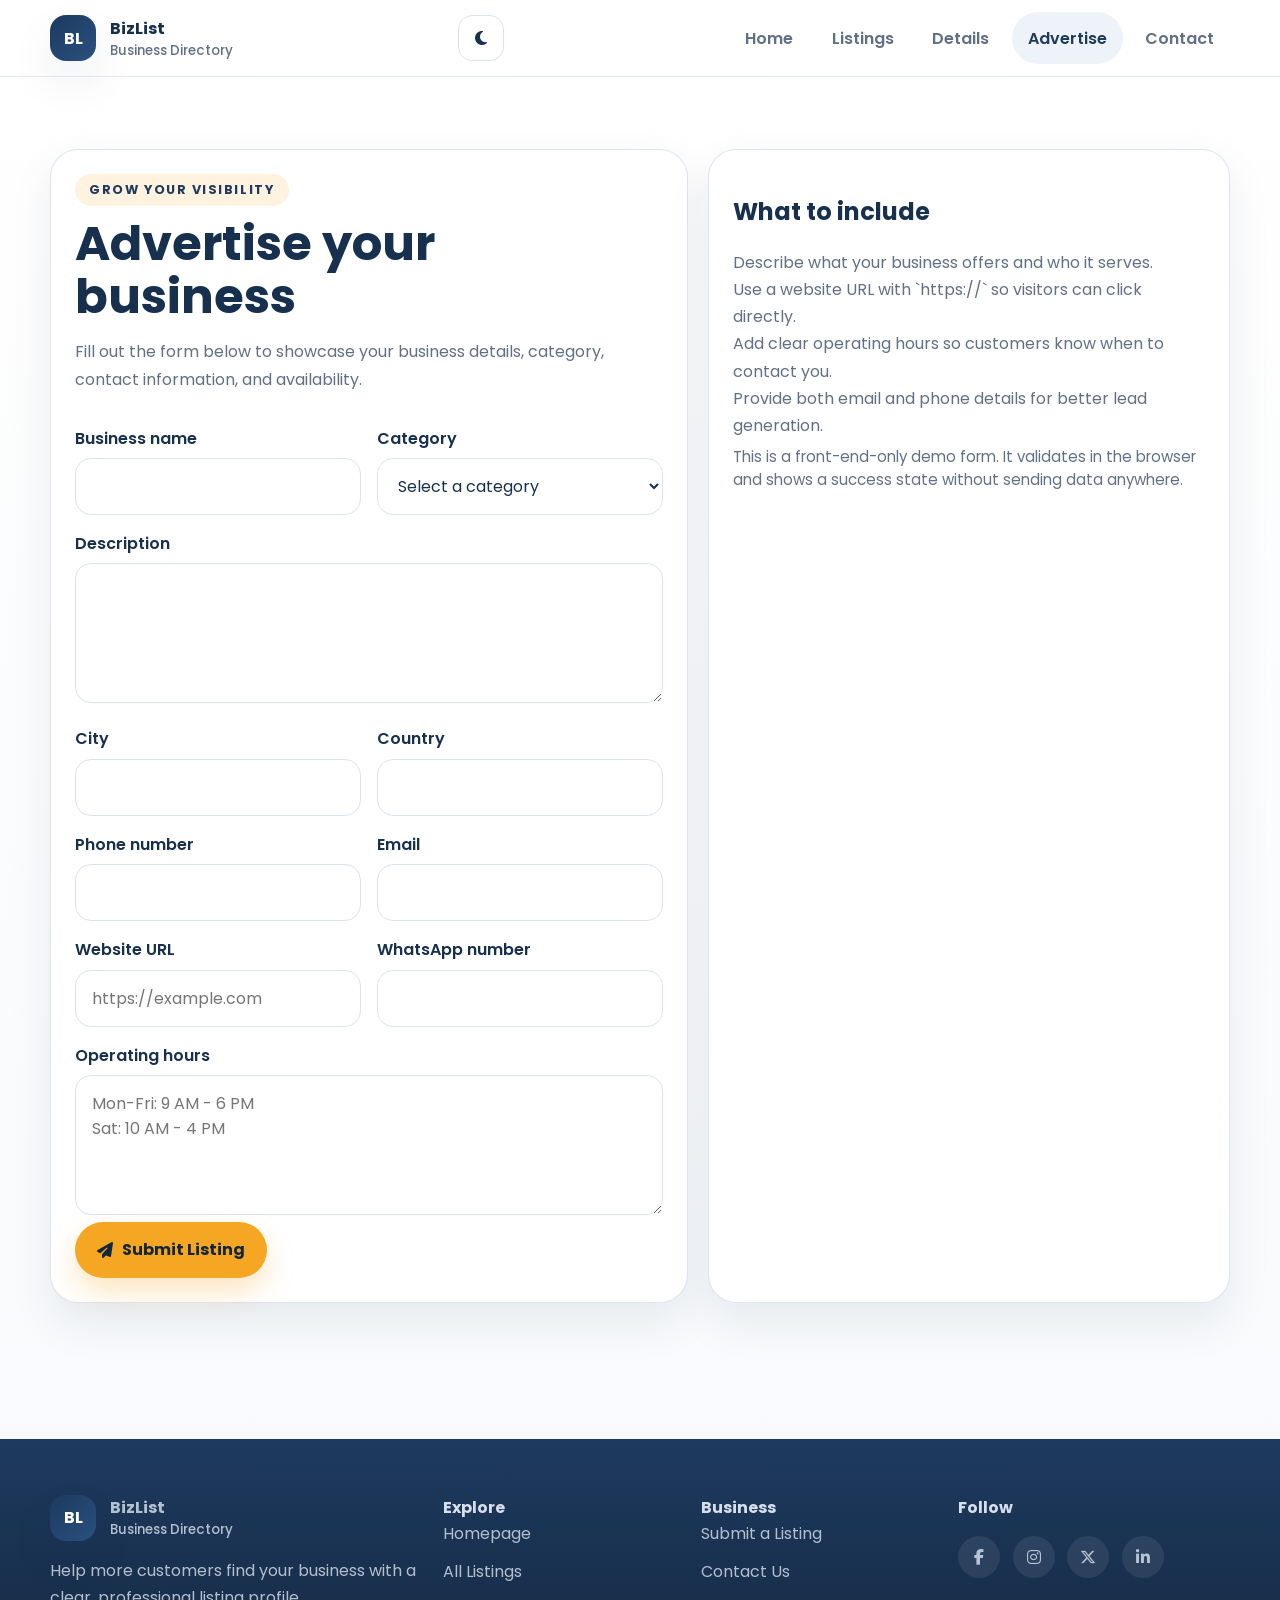
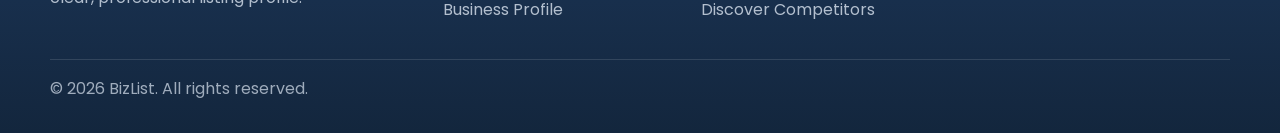
<file: Website/advertise.html>
<!DOCTYPE html>
<html lang="en">
<head>
  <meta charset="UTF-8">
  <meta name="viewport" content="width=device-width, initial-scale=1.0">
  <title>Advertise Your Business</title>
  <meta name="description" content="Submit your business listing using a responsive browser-only form with client-side validation.">
  <link rel="preconnect" href="https://fonts.googleapis.com">
  <link rel="preconnect" href="https://fonts.gstatic.com" crossorigin>
  <link href="https://fonts.googleapis.com/css2?family=Poppins:wght@400;500;600;700;800&display=swap" rel="stylesheet">
  <link rel="stylesheet" href="https://cdnjs.cloudflare.com/ajax/libs/font-awesome/6.5.2/css/all.min.css">
  <link rel="stylesheet" href="css/style.css">
</head>
<body>
  <header class="site-header">
    <div class="container nav-wrap">
      <a class="brand" href="index.html">
        <span class="brand-mark">BL</span>
        <span class="brand-copy">BizList<small>Business Directory</small></span>
      </a>
      <button class="nav-toggle" type="button" aria-label="Toggle menu" aria-expanded="false" data-nav-toggle>
        <i class="fa-solid fa-bars"></i>
      </button>
      <button class="theme-toggle" type="button" data-theme-toggle aria-label="Toggle theme" title="Toggle theme">
        <i class="fa-solid fa-moon"></i>
      </button>
      <nav class="nav-links" data-nav-links>
        <a href="index.html">Home</a>
        <a href="listings.html">Listings</a>
        <a href="listing-detail.html">Details</a>
        <a href="advertise.html">Advertise</a>
        <a href="contact.html">Contact</a>
      </nav>
    </div>
  </header>

  <main>
    <section class="section">
      <div class="container contact-grid">
        <div class="form-card">
          <div class="section-heading">
            <span class="eyebrow">Grow your visibility</span>
            <h1 class="section-title">Advertise your business</h1>
            <p class="section-text">Fill out the form below to showcase your business details, category, contact information, and availability.</p>
          </div>

          <div class="success-panel">
            Thank you for submitting your business. Your listing details have been captured successfully.
          </div>

          <form data-static-form>
            <div class="form-grid two-col">
              <div data-field-group>
                <label class="label" for="business-name">Business name</label>
                <input class="field" id="business-name" type="text" data-required>
                <div class="error-text">This field is required.</div>
              </div>
              <div data-field-group>
                <label class="label" for="business-category">Category</label>
                <select class="select" id="business-category" data-required>
                  <option value="">Select a category</option>
                  <option>Food & Beverage</option>
                  <option>Tech Services</option>
                  <option>Fashion</option>
                  <option>Health & Beauty</option>
                  <option>Real Estate</option>
                  <option>Education</option>
                  <option>Transport</option>
                  <option>Retail</option>
                  <option>Professional Services</option>
                </select>
                <div class="error-text">This field is required.</div>
              </div>
              <div style="grid-column: 1 / -1;" data-field-group>
                <label class="label" for="business-description">Description</label>
                <textarea class="textarea" id="business-description" data-required></textarea>
                <div class="error-text">This field is required.</div>
              </div>
              <div data-field-group>
                <label class="label" for="business-city">City</label>
                <input class="field" id="business-city" type="text" data-required>
                <div class="error-text">This field is required.</div>
              </div>
              <div data-field-group>
                <label class="label" for="business-country">Country</label>
                <input class="field" id="business-country" type="text" data-required>
                <div class="error-text">This field is required.</div>
              </div>
              <div data-field-group>
                <label class="label" for="business-phone">Phone number</label>
                <input class="field" id="business-phone" type="tel" data-required data-type="phone">
                <div class="error-text">Enter a valid phone number.</div>
              </div>
              <div data-field-group>
                <label class="label" for="business-email">Email</label>
                <input class="field" id="business-email" type="email" data-required data-type="email">
                <div class="error-text">Enter a valid email address.</div>
              </div>
              <div data-field-group>
                <label class="label" for="business-website">Website URL</label>
                <input class="field" id="business-website" type="url" placeholder="https://example.com" data-type="url">
                <div class="error-text">Enter a valid URL.</div>
              </div>
              <div data-field-group>
                <label class="label" for="business-whatsapp">WhatsApp number</label>
                <input class="field" id="business-whatsapp" type="tel" data-type="phone">
                <div class="error-text">Enter a valid phone number.</div>
              </div>
              <div style="grid-column: 1 / -1;" data-field-group>
                <label class="label" for="business-hours">Operating hours</label>
                <textarea class="textarea" id="business-hours" placeholder="Mon-Fri: 9 AM - 6 PM&#10;Sat: 10 AM - 4 PM" data-required></textarea>
                <div class="error-text">This field is required.</div>
              </div>
            </div>
            <button class="btn btn-primary" type="submit"><i class="fa-solid fa-paper-plane"></i>Submit Listing</button>
          </form>
        </div>

        <aside class="info-card">
          <h2>What to include</h2>
          <ul class="detail-list">
            <li>Describe what your business offers and who it serves.</li>
            <li>Use a website URL with `https://` so visitors can click directly.</li>
            <li>Add clear operating hours so customers know when to contact you.</li>
            <li>Provide both email and phone details for better lead generation.</li>
          </ul>
          <p class="helper-text">This is a front-end-only demo form. It validates in the browser and shows a success state without sending data anywhere.</p>
        </aside>
      </div>
    </section>
  </main>

  <footer class="site-footer">
    <div class="container footer-grid">
      <div>
        <a class="brand" href="index.html">
          <span class="brand-mark">BL</span>
          <span class="brand-copy">BizList<small>Business Directory</small></span>
        </a>
        <p style="margin-top: 1rem;">Help more customers find your business with a clear, professional listing profile.</p>
      </div>
      <div>
        <h4>Explore</h4>
        <ul class="footer-links">
          <li><a href="index.html">Homepage</a></li>
          <li><a href="listings.html">All Listings</a></li>
          <li><a href="listing-detail.html">Business Profile</a></li>
        </ul>
      </div>
      <div>
        <h4>Business</h4>
        <ul class="footer-links">
          <li><a href="advertise.html">Submit a Listing</a></li>
          <li><a href="contact.html">Contact Us</a></li>
          <li><a href="listings.html">Discover Competitors</a></li>
        </ul>
      </div>
      <div>
        <h4>Follow</h4>
        <div class="footer-social">
          <a href="#"><i class="fa-brands fa-facebook-f"></i></a>
          <a href="#"><i class="fa-brands fa-instagram"></i></a>
          <a href="#"><i class="fa-brands fa-x-twitter"></i></a>
          <a href="#"><i class="fa-brands fa-linkedin-in"></i></a>
        </div>
      </div>
    </div>
    <div class="container footer-bottom">© 2026 BizList. All rights reserved.</div>
  </footer>

  <script src="js/main.js"></script>
</body>
</html>
</file>
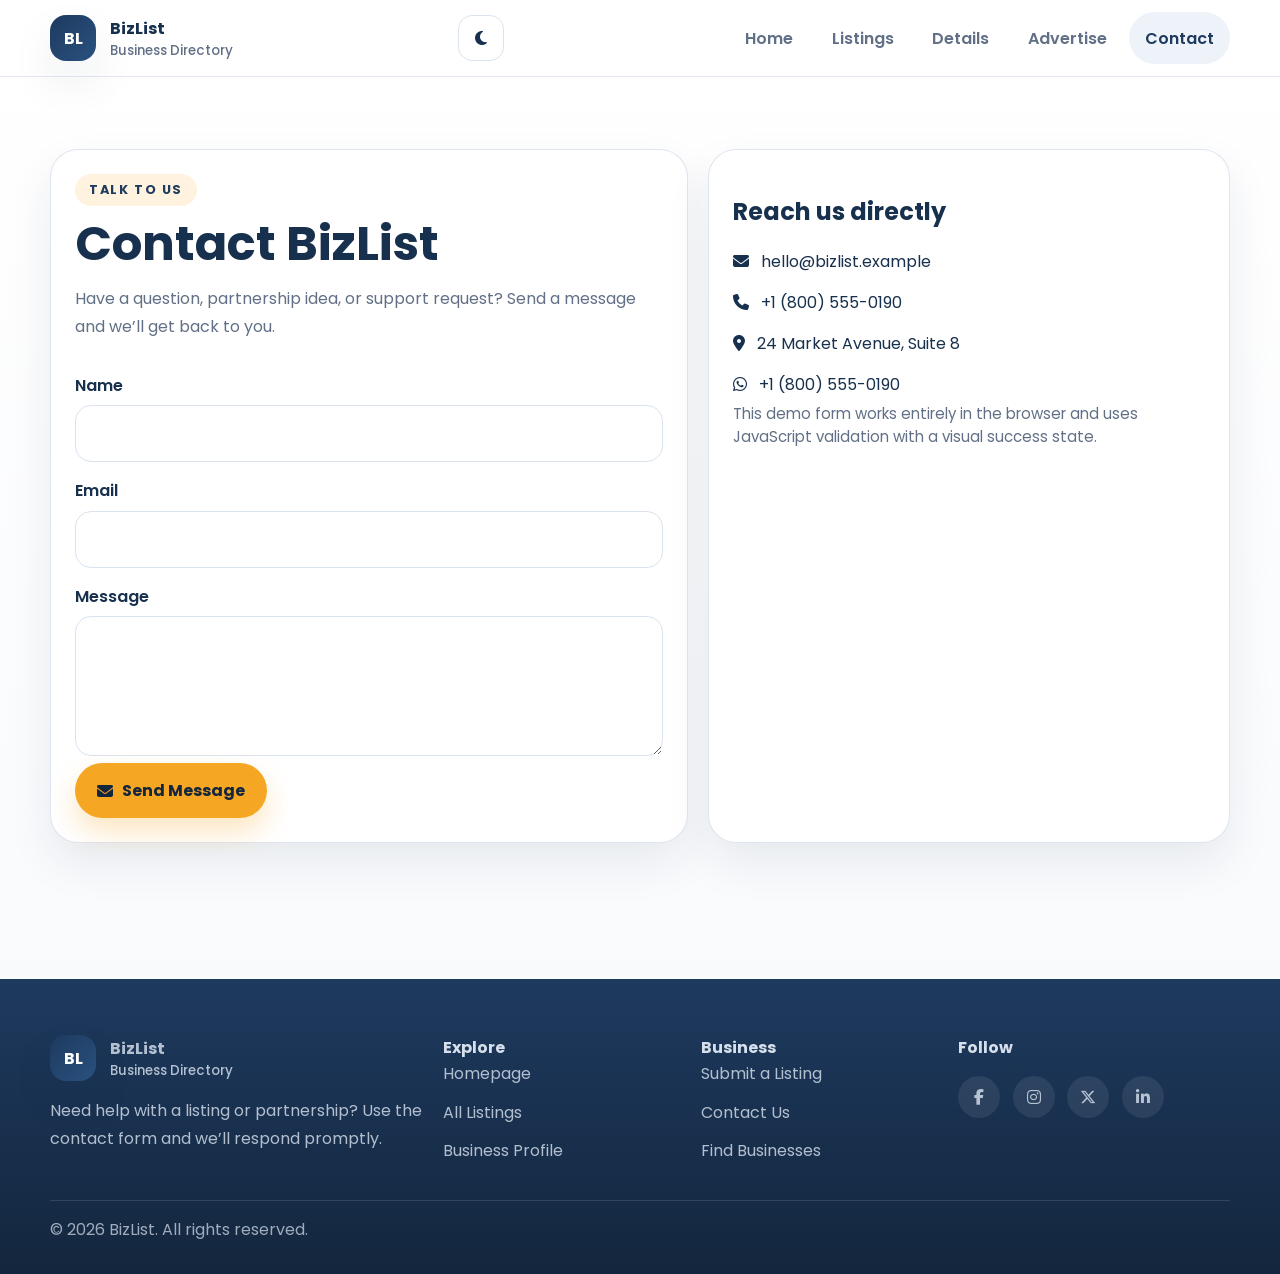
<file: Website/contact.html>
<!DOCTYPE html>
<html lang="en">
<head>
  <meta charset="UTF-8">
  <meta name="viewport" content="width=device-width, initial-scale=1.0">
  <title>Contact Us</title>
  <meta name="description" content="Get in touch using a responsive contact form with client-side validation and browser-only confirmation.">
  <link rel="preconnect" href="https://fonts.googleapis.com">
  <link rel="preconnect" href="https://fonts.gstatic.com" crossorigin>
  <link href="https://fonts.googleapis.com/css2?family=Poppins:wght@400;500;600;700;800&display=swap" rel="stylesheet">
  <link rel="stylesheet" href="https://cdnjs.cloudflare.com/ajax/libs/font-awesome/6.5.2/css/all.min.css">
  <link rel="stylesheet" href="css/style.css">
</head>
<body>
  <header class="site-header">
    <div class="container nav-wrap">
      <a class="brand" href="index.html">
        <span class="brand-mark">BL</span>
        <span class="brand-copy">BizList<small>Business Directory</small></span>
      </a>
      <button class="nav-toggle" type="button" aria-label="Toggle menu" aria-expanded="false" data-nav-toggle>
        <i class="fa-solid fa-bars"></i>
      </button>
      <button class="theme-toggle" type="button" data-theme-toggle aria-label="Toggle theme" title="Toggle theme">
        <i class="fa-solid fa-moon"></i>
      </button>
      <nav class="nav-links" data-nav-links>
        <a href="index.html">Home</a>
        <a href="listings.html">Listings</a>
        <a href="listing-detail.html">Details</a>
        <a href="advertise.html">Advertise</a>
        <a href="contact.html">Contact</a>
      </nav>
    </div>
  </header>

  <main>
    <section class="section">
      <div class="container contact-grid">
        <div class="contact-card">
          <div class="section-heading">
            <span class="eyebrow">Talk to us</span>
            <h1 class="section-title">Contact BizList</h1>
            <p class="section-text">Have a question, partnership idea, or support request? Send a message and we’ll get back to you.</p>
          </div>

          <div class="success-panel">
            Thanks for reaching out. Your message has been received successfully.
          </div>

          <form data-static-form>
            <div class="form-grid">
              <div data-field-group>
                <label class="label" for="contact-name">Name</label>
                <input class="field" id="contact-name" type="text" data-required>
                <div class="error-text">This field is required.</div>
              </div>
              <div data-field-group>
                <label class="label" for="contact-email">Email</label>
                <input class="field" id="contact-email" type="email" data-required data-type="email">
                <div class="error-text">Enter a valid email address.</div>
              </div>
              <div data-field-group>
                <label class="label" for="contact-message">Message</label>
                <textarea class="textarea" id="contact-message" data-required></textarea>
                <div class="error-text">This field is required.</div>
              </div>
            </div>
            <button class="btn btn-primary" type="submit"><i class="fa-solid fa-envelope"></i>Send Message</button>
          </form>
        </div>

        <aside class="info-card">
          <h2>Reach us directly</h2>
          <ul class="contact-list">
            <li><i class="fa-solid fa-envelope"></i> hello@bizlist.example</li>
            <li><i class="fa-solid fa-phone"></i> +1 (800) 555-0190</li>
            <li><i class="fa-solid fa-location-dot"></i> 24 Market Avenue, Suite 8</li>
            <li><i class="fa-brands fa-whatsapp"></i> +1 (800) 555-0190</li>
          </ul>
          <p class="helper-text">This demo form works entirely in the browser and uses JavaScript validation with a visual success state.</p>
        </aside>
      </div>
    </section>
  </main>

  <footer class="site-footer">
    <div class="container footer-grid">
      <div>
        <a class="brand" href="index.html">
          <span class="brand-mark">BL</span>
          <span class="brand-copy">BizList<small>Business Directory</small></span>
        </a>
        <p style="margin-top: 1rem;">Need help with a listing or partnership? Use the contact form and we’ll respond promptly.</p>
      </div>
      <div>
        <h4>Explore</h4>
        <ul class="footer-links">
          <li><a href="index.html">Homepage</a></li>
          <li><a href="listings.html">All Listings</a></li>
          <li><a href="listing-detail.html">Business Profile</a></li>
        </ul>
      </div>
      <div>
        <h4>Business</h4>
        <ul class="footer-links">
          <li><a href="advertise.html">Submit a Listing</a></li>
          <li><a href="contact.html">Contact Us</a></li>
          <li><a href="listings.html">Find Businesses</a></li>
        </ul>
      </div>
      <div>
        <h4>Follow</h4>
        <div class="footer-social">
          <a href="#"><i class="fa-brands fa-facebook-f"></i></a>
          <a href="#"><i class="fa-brands fa-instagram"></i></a>
          <a href="#"><i class="fa-brands fa-x-twitter"></i></a>
          <a href="#"><i class="fa-brands fa-linkedin-in"></i></a>
        </div>
      </div>
    </div>
    <div class="container footer-bottom">© 2026 BizList. All rights reserved.</div>
  </footer>

  <script src="js/main.js"></script>
</body>
</html>
</file>
<file: Website/css/style.css>
:root {
  --navy: #1e3a5f;
  --navy-dark: #13263d;
  --gold: #f5a623;
  --gold-soft: #fff3df;
  --bg: #ffffff;
  --surface: #f7f9fc;
  --border: #dbe3ef;
  --text: #17304d;
  --muted: #617086;
  --shadow: 0 20px 45px rgba(17, 37, 62, 0.08);
  --radius-lg: 28px;
  --radius-md: 20px;
  --radius-sm: 14px;
  --container: 1180px;
  --transition: 180ms ease;
}

[data-theme="dark"] {
  --bg: #0f1724;
  --surface: #172335;
  --border: #28384f;
  --text: #edf3ff;
  --muted: #a8b5c8;
  --gold-soft: rgba(245, 166, 35, 0.14);
  --shadow: 0 20px 45px rgba(0, 0, 0, 0.32);
}

* {
  box-sizing: border-box;
}

html {
  scroll-behavior: smooth;
}

body {
  margin: 0;
  font-family: "Poppins", sans-serif;
  color: var(--text);
  background: linear-gradient(180deg, var(--bg) 0%, var(--surface) 100%);
}

img {
  display: block;
  max-width: 100%;
}

a {
  color: inherit;
  text-decoration: none;
}

button,
input,
select,
textarea {
  font: inherit;
}

.container {
  width: min(var(--container), calc(100% - 2rem));
  margin: 0 auto;
}

.section {
  padding: 4.5rem 0;
}

.section-heading {
  max-width: 760px;
  margin-bottom: 2rem;
}

.eyebrow {
  display: inline-block;
  margin-bottom: 0.75rem;
  padding: 0.45rem 0.9rem;
  border-radius: 999px;
  background: var(--gold-soft);
  color: var(--navy);
  font-size: 0.8rem;
  font-weight: 700;
  letter-spacing: 0.12em;
  text-transform: uppercase;
}

.section-title {
  margin: 0;
  font-size: clamp(2rem, 4vw, 3rem);
  line-height: 1.1;
}

.section-text {
  margin: 0.85rem 0 0;
  color: var(--muted);
  line-height: 1.75;
}

.site-header {
  position: sticky;
  top: 0;
  z-index: 20;
  background: rgba(255, 255, 255, 0.92);
  backdrop-filter: blur(12px);
  border-bottom: 1px solid rgba(219, 227, 239, 0.8);
}

[data-theme="dark"] .site-header {
  background: rgba(15, 23, 36, 0.92);
  border-bottom-color: rgba(40, 56, 79, 0.95);
}

.nav-wrap {
  display: flex;
  align-items: center;
  justify-content: space-between;
  gap: 1rem;
  min-height: 76px;
}

.brand {
  display: flex;
  align-items: center;
  gap: 0.9rem;
  font-weight: 700;
}

.brand-mark {
  display: grid;
  place-items: center;
  width: 46px;
  height: 46px;
  border-radius: 16px;
  background: linear-gradient(135deg, var(--navy), #29517f);
  color: #fff;
  box-shadow: var(--shadow);
}

.brand-copy small {
  display: block;
  color: var(--muted);
  font-weight: 500;
}

.nav-links {
  display: flex;
  align-items: center;
  gap: 0.4rem;
}

.nav-links a {
  padding: 0.85rem 1rem;
  border-radius: 999px;
  color: var(--muted);
  font-weight: 600;
  transition: background var(--transition), color var(--transition), transform var(--transition);
}

.nav-links a:hover,
.nav-links a.active {
  background: #eef3f9;
  color: var(--navy);
}

.nav-toggle {
  display: none;
  border: 0;
  background: var(--navy);
  color: #fff;
  width: 46px;
  height: 46px;
  border-radius: 14px;
  cursor: pointer;
}

.theme-toggle {
  border: 1px solid var(--border);
  background: transparent;
  color: var(--text);
  width: 46px;
  height: 46px;
  border-radius: 14px;
  cursor: pointer;
  transition: transform var(--transition), border-color var(--transition), background var(--transition);
}

.theme-toggle:hover {
  transform: translateY(-2px);
  background: var(--surface);
}

.hero {
  position: relative;
  overflow: hidden;
  color: #fff;
  background:
    radial-gradient(circle at top left, rgba(245, 166, 35, 0.28), transparent 26%),
    linear-gradient(135deg, rgba(30, 58, 95, 0.98), rgba(17, 38, 61, 0.97));
}

.hero::after {
  content: "";
  position: absolute;
  inset: auto -10% -25% auto;
  width: 280px;
  height: 280px;
  background: rgba(245, 166, 35, 0.16);
  filter: blur(10px);
  border-radius: 50%;
}

.hero-grid {
  display: grid;
  gap: 2rem;
  padding: 5rem 0;
}

.hero-copy h1 {
  margin: 0;
  font-size: clamp(2.7rem, 6vw, 4.8rem);
  line-height: 1;
}

.hero-copy p {
  margin: 1.2rem 0 0;
  max-width: 620px;
  color: rgba(255, 255, 255, 0.82);
  line-height: 1.9;
}

.hero-actions {
  display: flex;
  flex-wrap: wrap;
  gap: 1rem;
  margin-top: 1.8rem;
}

.btn {
  display: inline-flex;
  align-items: center;
  justify-content: center;
  gap: 0.6rem;
  padding: 0.95rem 1.35rem;
  border: 0;
  border-radius: 999px;
  cursor: pointer;
  font-weight: 700;
  transition: transform var(--transition), box-shadow var(--transition), background var(--transition);
}

.btn:hover {
  transform: translateY(-2px);
}

.btn-primary {
  background: var(--gold);
  color: var(--navy-dark);
  box-shadow: 0 14px 28px rgba(245, 166, 35, 0.28);
}

.btn-secondary {
  background: rgba(255, 255, 255, 0.12);
  color: #fff;
  border: 1px solid rgba(255, 255, 255, 0.14);
}

.btn-outline {
  background: transparent;
  color: var(--navy);
  border: 1px solid var(--border);
}

.hero-panel,
.card,
.filter-bar,
.detail-sidebar,
.detail-main,
.form-card,
.info-card,
.contact-card {
  background: #fff;
  border: 1px solid rgba(219, 227, 239, 0.9);
  border-radius: var(--radius-lg);
  box-shadow: var(--shadow);
}

[data-theme="dark"] .hero-panel,
[data-theme="dark"] .card,
[data-theme="dark"] .filter-bar,
[data-theme="dark"] .detail-sidebar,
[data-theme="dark"] .detail-main,
[data-theme="dark"] .form-card,
[data-theme="dark"] .info-card,
[data-theme="dark"] .contact-card,
[data-theme="dark"] .stat-card,
[data-theme="dark"] .category-card,
[data-theme="dark"] .toast {
  background: #162235;
  border-color: var(--border);
}

.hero-panel {
  padding: 1.35rem;
  color: var(--text);
}

.hero-search {
  display: grid;
  gap: 1rem;
}

.hero-search .grid-2 {
  display: grid;
  gap: 1rem;
}

.field,
.textarea,
.select {
  width: 100%;
  padding: 0.95rem 1rem;
  border-radius: 16px;
  border: 1px solid var(--border);
  background: #fff;
  color: var(--text);
  outline: none;
  transition: border-color var(--transition), box-shadow var(--transition);
}

[data-theme="dark"] .field,
[data-theme="dark"] .textarea,
[data-theme="dark"] .select {
  background: #101a2a;
  color: var(--text);
}

.field:focus,
.textarea:focus,
.select:focus {
  border-color: rgba(245, 166, 35, 0.9);
  box-shadow: 0 0 0 4px rgba(245, 166, 35, 0.14);
}

.stat-strip {
  margin-top: -1.8rem;
  position: relative;
  z-index: 3;
}

.stat-grid {
  display: grid;
  gap: 1rem;
}

.stat-card {
  padding: 1.3rem;
  border-radius: var(--radius-md);
  background: #fff;
  border: 1px solid var(--border);
  box-shadow: var(--shadow);
}

.stat-card strong {
  display: block;
  font-size: 2rem;
}

.stat-card span {
  color: var(--muted);
}

.category-grid,
.listing-grid,
.footer-grid,
.detail-grid,
.contact-grid {
  display: grid;
  gap: 1.2rem;
}

.category-card {
  padding: 1.4rem;
  border-radius: var(--radius-md);
  background: linear-gradient(180deg, #fff, #f9fbfd);
  border: 1px solid var(--border);
  transition: transform var(--transition), border-color var(--transition), box-shadow var(--transition);
}

[data-theme="dark"] .category-card {
  background: linear-gradient(180deg, #162235, #111b2b);
}

.category-card:hover {
  transform: translateY(-4px);
  border-color: rgba(245, 166, 35, 0.7);
  box-shadow: var(--shadow);
}

.category-icon {
  display: grid;
  place-items: center;
  width: 56px;
  height: 56px;
  margin-bottom: 1rem;
  border-radius: 18px;
  background: var(--navy);
  color: var(--gold);
  font-size: 1.2rem;
}

.category-card h3,
.listing-card h3,
.footer-grid h4,
.review-card h4 {
  margin: 0;
}

.category-card p,
.listing-card p,
.footer-grid p,
.footer-grid li,
.detail-copy p,
.detail-list li,
.review-card p {
  color: var(--muted);
  line-height: 1.7;
}

.listing-card {
  overflow: hidden;
}

.listing-media {
  position: relative;
}

.listing-media img {
  width: 100%;
  height: 220px;
  object-fit: cover;
}

.listing-badge {
  position: absolute;
  left: 1rem;
  top: 1rem;
  padding: 0.45rem 0.8rem;
  border-radius: 999px;
  background: rgba(30, 58, 95, 0.92);
  color: #fff;
  font-size: 0.78rem;
  font-weight: 700;
}

.listing-body {
  padding: 1.35rem;
}

.listing-meta {
  display: flex;
  flex-wrap: wrap;
  align-items: center;
  gap: 0.85rem;
  color: var(--muted);
  font-size: 0.92rem;
  margin: 0.75rem 0;
}

.stars {
  color: var(--gold);
  letter-spacing: 0.08em;
}

.listing-actions {
  display: flex;
  justify-content: space-between;
  align-items: center;
  gap: 1rem;
  margin-top: 1rem;
}

.category-pill {
  display: inline-flex;
  align-items: center;
  gap: 0.45rem;
  padding: 0.5rem 0.85rem;
  border-radius: 999px;
  background: var(--gold-soft);
  color: var(--navy);
  font-size: 0.85rem;
  font-weight: 700;
}

.filter-bar {
  padding: 1rem;
}

.filter-layout {
  display: grid;
  gap: 1rem;
}

.filter-summary {
  margin-top: 1rem;
  color: var(--muted);
}

.detail-grid {
  align-items: start;
}

.detail-main,
.detail-sidebar,
.form-card,
.info-card,
.contact-card {
  padding: 1.5rem;
}

.detail-header {
  display: flex;
  flex-wrap: wrap;
  align-items: center;
  gap: 0.75rem;
  margin-bottom: 1.2rem;
}

.detail-header h1 {
  margin: 0;
  width: 100%;
  font-size: clamp(2rem, 4vw, 3.2rem);
}

.gallery-main img {
  width: 100%;
  height: 360px;
  object-fit: cover;
  border-radius: 24px;
}

.gallery-thumbs {
  display: grid;
  grid-template-columns: repeat(4, 1fr);
  gap: 0.75rem;
  margin-top: 0.75rem;
}

.gallery-thumbs button {
  border: 0;
  padding: 0;
  background: transparent;
  cursor: pointer;
}

.gallery-thumbs img {
  width: 100%;
  height: 88px;
  object-fit: cover;
  border-radius: 16px;
  border: 3px solid transparent;
  transition: border-color var(--transition), transform var(--transition);
}

.gallery-thumbs button.active img,
.gallery-thumbs button:hover img {
  border-color: var(--gold);
  transform: translateY(-2px);
}

.detail-section + .detail-section {
  margin-top: 2rem;
}

.detail-section h2 {
  margin-top: 0;
}

.hours-table {
  width: 100%;
  border-collapse: collapse;
}

.hours-table td {
  padding: 0.9rem 0;
  border-bottom: 1px solid var(--border);
}

.hours-table td:last-child {
  text-align: right;
  color: var(--muted);
}

.review-list,
.social-list,
.contact-list,
.detail-list,
.footer-links {
  list-style: none;
  padding: 0;
  margin: 0;
}

.review-list,
.social-list,
.contact-list {
  display: grid;
  gap: 1rem;
}

.review-card {
  padding: 1rem;
  border-radius: 18px;
  background: var(--surface);
  border: 1px solid var(--border);
}

.contact-list li,
.social-list li {
  display: flex;
  align-items: center;
  gap: 0.8rem;
}

.social-list a:hover {
  color: var(--navy);
}

[data-theme="dark"] .nav-links a:hover,
[data-theme="dark"] .nav-links a.active,
[data-theme="dark"] .social-list a:hover,
[data-theme="dark"] .btn-outline,
[data-theme="dark"] .category-pill,
[data-theme="dark"] .eyebrow {
  color: #fff;
}

[data-theme="dark"] .nav-links a:hover,
[data-theme="dark"] .nav-links a.active {
  background: #1d2b40;
}

[data-theme="dark"] .btn-outline {
  border-color: var(--border);
}

.form-grid {
  display: grid;
  gap: 1rem;
}

.form-grid.two-col {
  grid-template-columns: 1fr;
}

.label {
  display: block;
  margin-bottom: 0.45rem;
  font-weight: 600;
}

.textarea {
  min-height: 140px;
  resize: vertical;
}

.helper-text {
  color: var(--muted);
  margin-top: 0.35rem;
  font-size: 0.94rem;
}

.error-text {
  display: none;
  margin-top: 0.35rem;
  color: #b42318;
  font-size: 0.88rem;
}

.field-error .field,
.field-error .textarea,
.field-error .select {
  border-color: #ef4444;
  box-shadow: 0 0 0 4px rgba(239, 68, 68, 0.12);
}

.field-error .error-text {
  display: block;
}

.success-panel {
  display: none;
  padding: 1.15rem;
  border-radius: 18px;
  background: #ecfdf3;
  border: 1px solid #b7ebc6;
  color: #166534;
}

.success-panel.show {
  display: block;
}

.site-footer {
  margin-top: 4rem;
  padding: 3.5rem 0 2rem;
  color: #d6dfeb;
  background: linear-gradient(180deg, var(--navy), var(--navy-dark));
}

.site-footer .brand-copy small,
.site-footer p,
.site-footer li,
.site-footer a {
  color: rgba(214, 223, 235, 0.82);
}

.footer-links {
  display: grid;
  gap: 0.7rem;
}

.footer-social {
  display: flex;
  gap: 0.8rem;
  margin-top: 1rem;
}

.footer-social a {
  display: grid;
  place-items: center;
  width: 42px;
  height: 42px;
  border-radius: 50%;
  background: rgba(255, 255, 255, 0.08);
  transition: transform var(--transition), background var(--transition);
}

.footer-social a:hover {
  transform: translateY(-3px);
  background: rgba(245, 166, 35, 0.18);
}

.footer-bottom {
  margin-top: 2rem;
  padding-top: 1rem;
  border-top: 1px solid rgba(255, 255, 255, 0.12);
  color: rgba(214, 223, 235, 0.72);
}

.toast-stack {
  position: fixed;
  right: 1rem;
  bottom: 1rem;
  z-index: 40;
  display: grid;
  gap: 0.75rem;
}

.toast {
  min-width: 260px;
  max-width: 360px;
  padding: 1rem 1rem 1rem 1.1rem;
  border-radius: 18px;
  background: #fff;
  border-left: 5px solid var(--gold);
  box-shadow: var(--shadow);
  color: var(--text);
  animation: slideUp 220ms ease;
}

.toast strong {
  display: block;
  margin-bottom: 0.2rem;
}

[data-theme="dark"] .nav-links,
[data-theme="dark"] .review-card,
[data-theme="dark"] .success-panel {
  border-color: var(--border);
}

[data-theme="dark"] .review-card {
  background: #101a2a;
}

[data-theme="dark"] .success-panel {
  background: rgba(22, 101, 52, 0.18);
  color: #d1fae5;
}

[data-theme="dark"] .brand-copy small,
[data-theme="dark"] .section-text,
[data-theme="dark"] .category-card p,
[data-theme="dark"] .listing-card p,
[data-theme="dark"] .footer-grid p,
[data-theme="dark"] .footer-grid li,
[data-theme="dark"] .detail-copy p,
[data-theme="dark"] .detail-list li,
[data-theme="dark"] .review-card p,
[data-theme="dark"] .listing-meta,
[data-theme="dark"] .filter-summary,
[data-theme="dark"] .hours-table td:last-child,
[data-theme="dark"] .helper-text,
[data-theme="dark"] .stat-card span {
  color: var(--muted);
}

@keyframes slideUp {
  from {
    opacity: 0;
    transform: translateY(14px);
  }

  to {
    opacity: 1;
    transform: translateY(0);
  }
}

.visually-hidden {
  position: absolute;
  width: 1px;
  height: 1px;
  padding: 0;
  margin: -1px;
  overflow: hidden;
  clip: rect(0, 0, 0, 0);
  white-space: nowrap;
  border: 0;
}

@media (min-width: 640px) {
  .hero-search .grid-2,
  .stat-grid,
  .listing-grid,
  .category-grid,
  .contact-grid {
    grid-template-columns: repeat(2, 1fr);
  }

  .form-grid.two-col {
    grid-template-columns: repeat(2, 1fr);
  }
}

@media (min-width: 900px) {
  .hero-grid,
  .detail-grid,
  .footer-grid {
    grid-template-columns: 1.2fr 0.8fr;
  }

  .category-grid {
    grid-template-columns: repeat(3, 1fr);
  }

  .listing-grid {
    grid-template-columns: repeat(3, 1fr);
  }

  .stat-grid {
    grid-template-columns: repeat(4, 1fr);
  }

  .contact-grid {
    grid-template-columns: 1.1fr 0.9fr;
  }

  .footer-grid {
    grid-template-columns: 1.1fr 0.7fr 0.7fr 0.8fr;
  }

  .filter-layout {
    grid-template-columns: 1.2fr 1fr 1fr auto;
    align-items: end;
  }

  .detail-grid {
    grid-template-columns: 1.2fr 0.8fr;
  }
}

@media (max-width: 899px) {
  .nav-toggle {
    display: inline-grid;
    place-items: center;
  }

  .nav-links {
    position: absolute;
    top: 76px;
    left: 1rem;
    right: 1rem;
    display: none;
    flex-direction: column;
    align-items: stretch;
    padding: 0.8rem;
    border-radius: 22px;
    background: #fff;
    border: 1px solid var(--border);
    box-shadow: var(--shadow);
  }

  [data-theme="dark"] .nav-links {
    background: #162235;
  }

  .nav-links.open {
    display: flex;
  }

  .nav-links a {
    width: 100%;
  }
}

@media (max-width: 639px) {
  .section {
    padding: 3.5rem 0;
  }

  .gallery-main img {
    height: 280px;
  }

  .gallery-thumbs {
    grid-template-columns: repeat(2, 1fr);
  }

  .listing-actions {
    flex-direction: column;
    align-items: stretch;
  }

  .toast {
    min-width: unset;
    width: min(92vw, 360px);
  }
}
</file>
